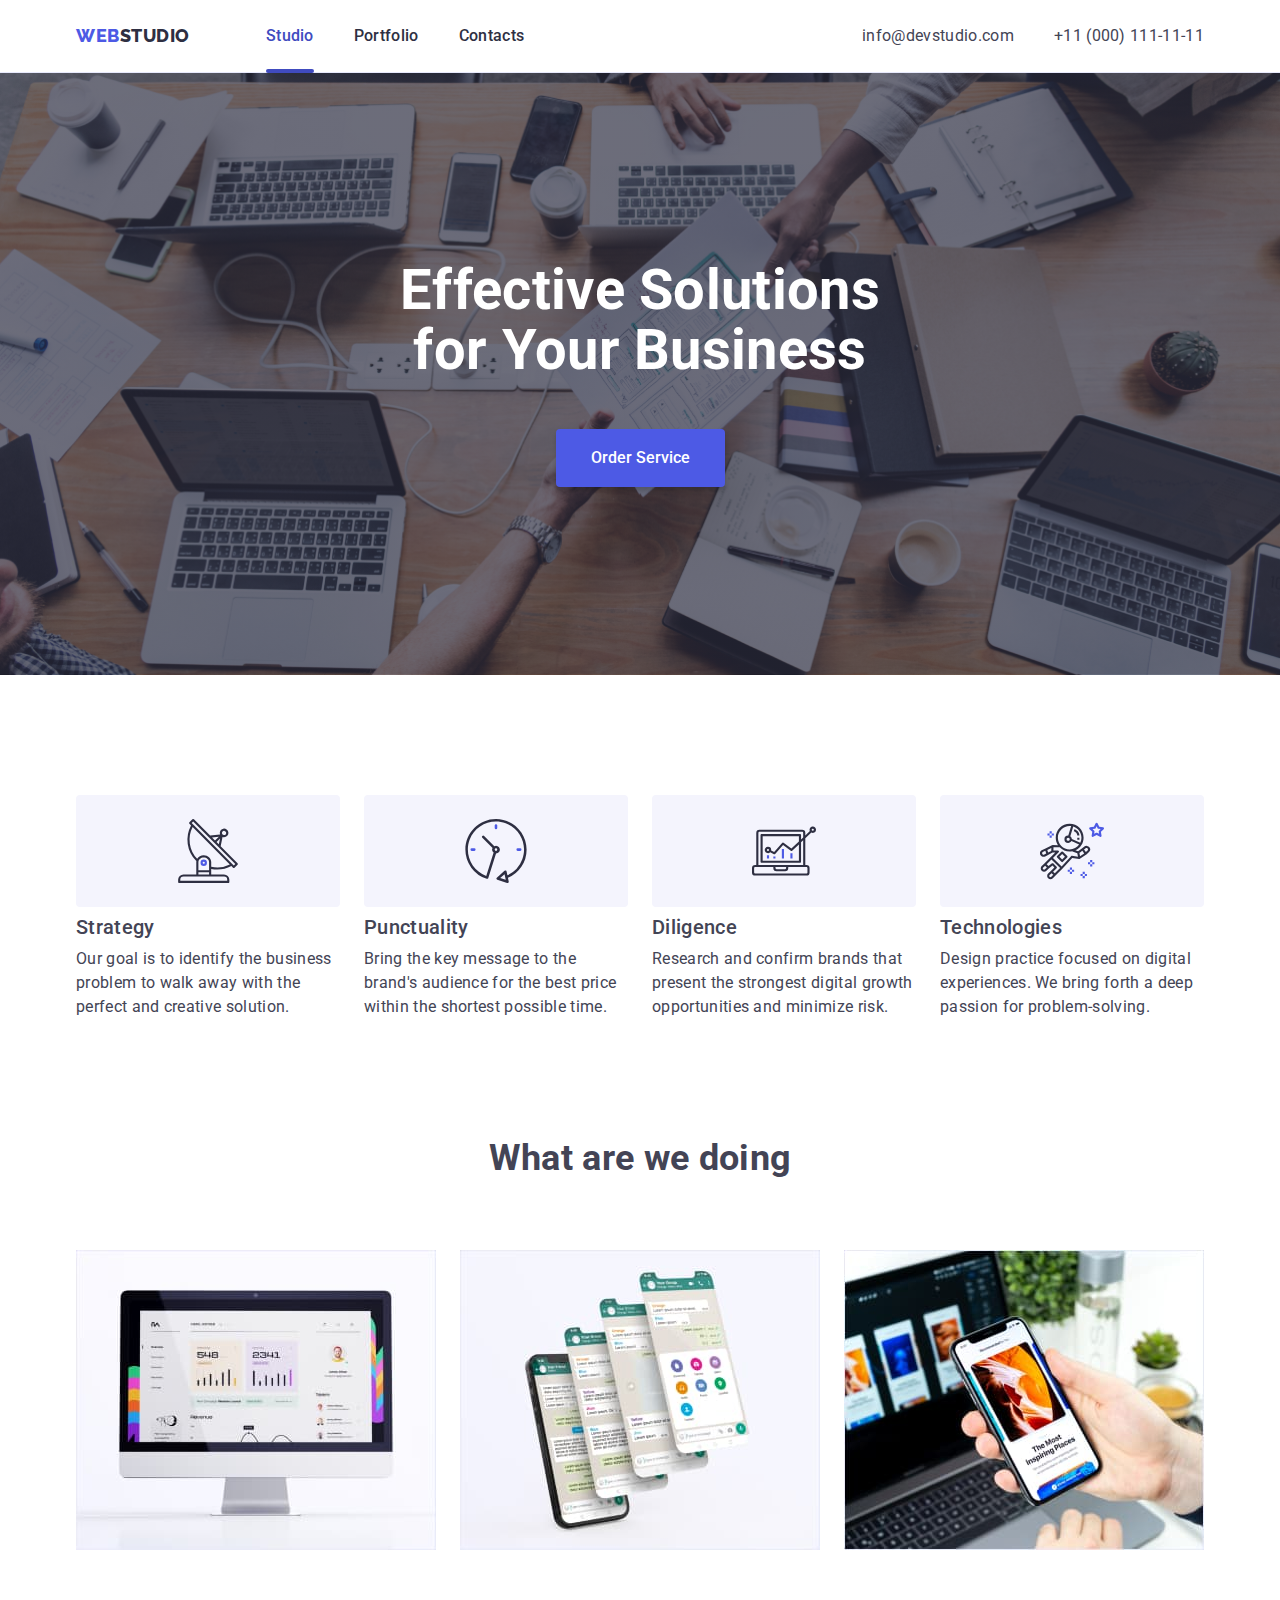
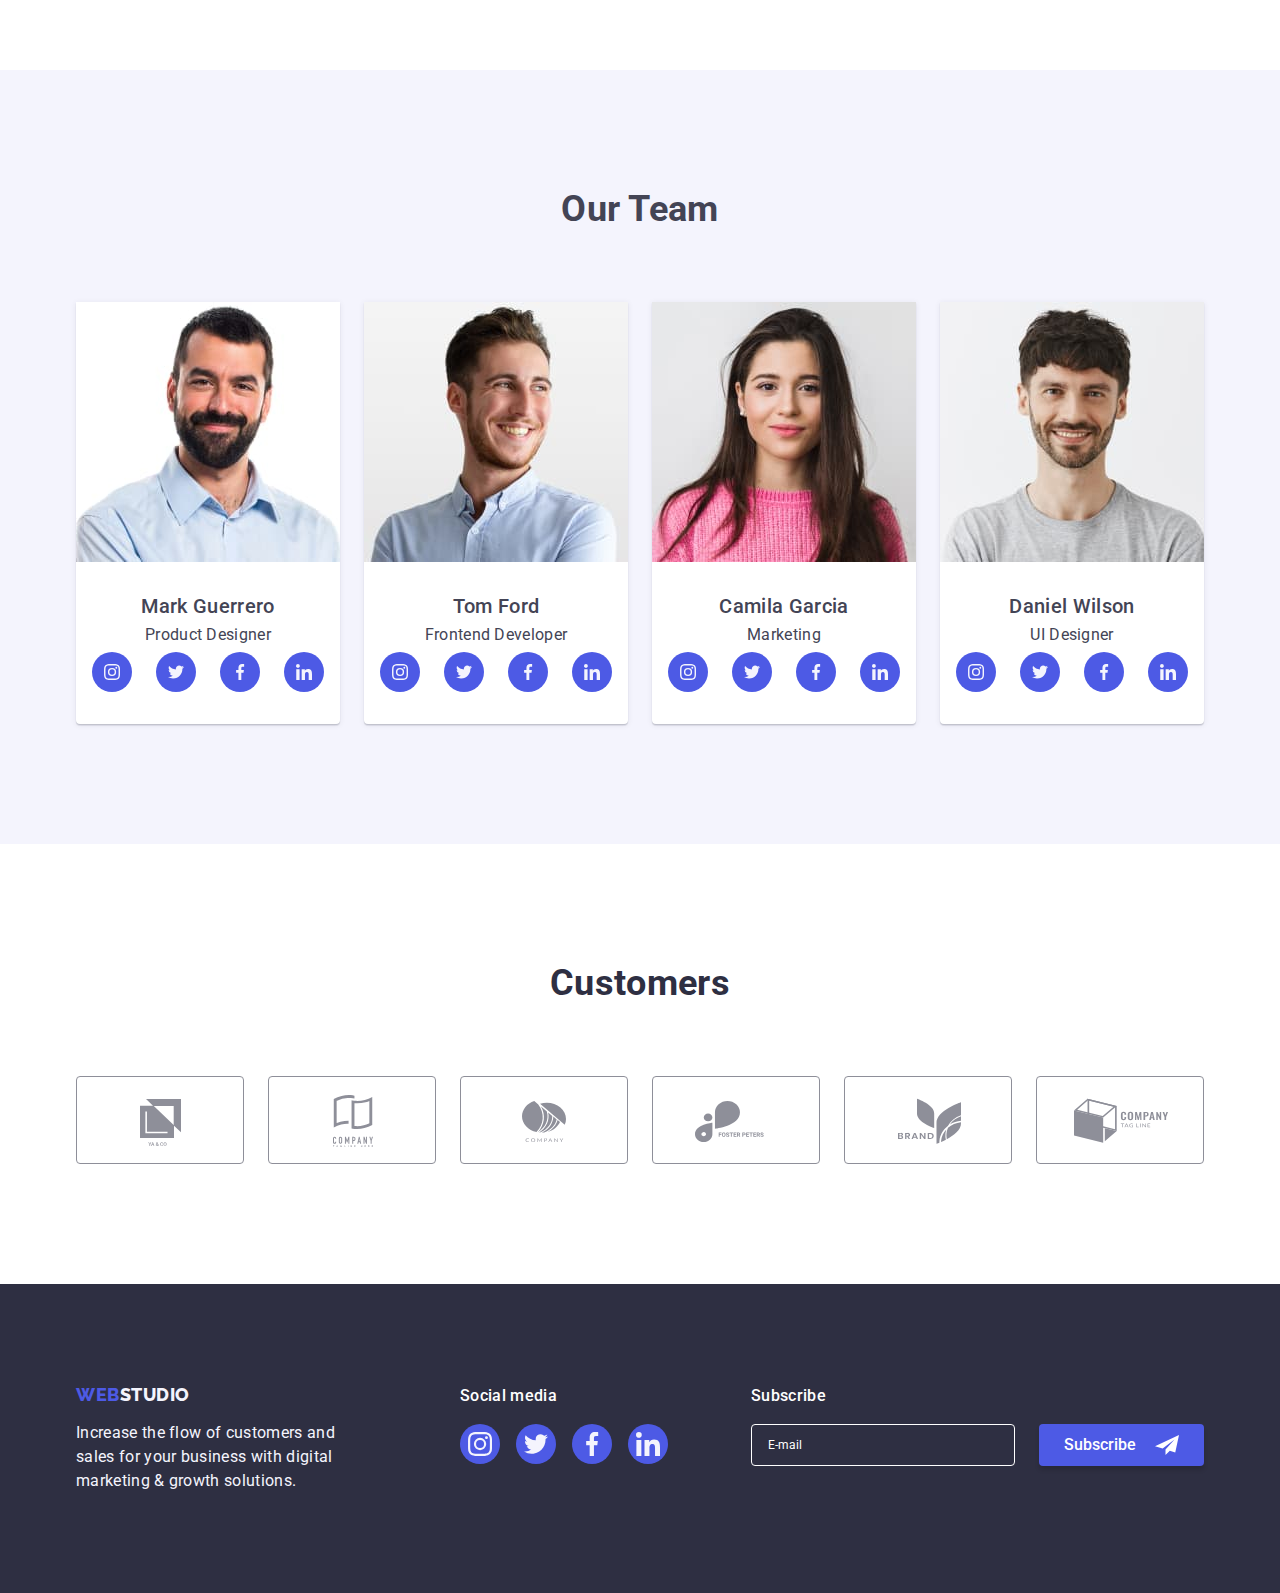
<file: index.html>
<!DOCTYPE html>
<html lang="en">
<head>
    <meta charset="UTF-8">
    <meta http-equiv="X-UA-Compatible" content="IE=edge">
    <meta name="viewport" content="width=device-width, initial-scale=1.0">
	<link rel="preconnect" href="https://fonts.gstatic.com">
	<link rel="stylesheet" href="https://fonts.googleapis.com/css2?family=Raleway:wght@800&family=Roboto:wght@400;500;700;900&display=swap">
	<link  rel="stylesheet" href=" https://cdn.jsdelivr.net/npm/modern-normalize@1.1.0/modern-normalize.min.css">
	<link rel="stylesheet" href="css/styles.css">
    <title>Webstudio</title>
</head>
<body>
    <header class="header">
		<div class="container">
			<nav class="header__navigation">
				<a class="header__logo" href="./index.html">Studio</a>
				<ul class="header__menu">
					<li class="header__menu-item"><a class="header__menu-item-link active" href="./index.html">Studio</a></li>
					<li class="header__menu-item"><a class="header__menu-item-link" href="./portfolio.html">Portfolio</a></li>
					<li class="header__menu-item"><a class="header__menu-item-link" href="./contacts.html">Contacts</a></li>
				</ul>
			</nav>
			<address class="header__contacts">
				<ul class="header__contacts-list">
					<li class="header__contacts-email"><a href="mailto:info@devstudio.com">info@devstudio.com</a></li>
					<li class="header__contacts-phone"><a href="tel:+110001111111">+11 (000) 111-11-11</a></li>
				</ul>	
			</address>
		</div>
    </header>
    <main class="main">
		<section class="header-section section">
			<div class="container">
				<h1 class="header-section__title">Effective Solutions for Your Business</h1>
				<button class="header-section__btn btn" type="button" data-modal-open>Order Service</button>
			</div>
		</section>
		<section class="about-section section">
			<div class="container">
				<h2 class="about-section__title">Title</h2>
				<ul class="about-section__wrapper">
					<li class="about-section__item">
						<div class="about-section__item-icon">
							<svg width="64" height="64">
								<use href="./images/icons.svg#strategy"></use>
							</svg>
						</div>
						<h3 class="about-section__item-title">Strategy</h3>
						<p class="about-section__item-text">Our goal is to identify the business problem to walk away with the perfect and creative solution.</p>
					</li>
					<li class="about-section__item">
						<div class="about-section__item-icon">
							<svg width="64" height="64">
								<use href="./images/icons.svg#punctuality"></use>
							</svg>
						</div>
						<h3 class="about-section__item-title">Punctuality</h3>
						<p class="about-section__item-text">Bring the key message to the brand's audience for the best price within the shortest possible time.</p>
					</li>
					<li class="about-section__item">
						<div class="about-section__item-icon">
							<svg width="64" height="64">
								<use href="./images/icons.svg#diligence"></use>
							</svg>
						</div>
						<h3 class="about-section__item-title">Diligence</h3>
						<p class="about-section__item-text">Research and confirm brands that present the strongest digital growth opportunities and minimize risk.</p>
					</li>
					<li class="about-section__item">
						<div class="about-section__item-icon">
							<svg width="64" height="64">
								<use href="./images/icons.svg#technologies"></use>
							</svg>
						</div>
						<h3 class="about-section__item-title">Technologies</h3>
						<p class="about-section__item-text">Design practice focused on digital experiences. We bring forth a deep passion for problem-solving.</p>
					</li>
				</ul>				
			</div>
		</section>
        <section class="our-work-section section">
			<div class="container">
				<h2 class="our-work-section__title">What are we doing</h2>
				<ul class="our-work-section__wrapper">
					<li class="our-work-section__item"><img src="./images/our_work_1.jpg" alt="Desktop" width="360" height="300"></li>
					<li class="our-work-section__item"><img  src="./images/our_work_2.jpg" alt="Social Media" width="360" height="300"></li>
					<li class="our-work-section__item"><img src="./images/our_work_3.jpg" alt="Laptop & Smartphone" width="360" height="300"></li>	
				</ul>				
			</div>
		</section>
		<section class="our-team-section section">
			<div class="container">
				<h2 class="our-team-section__title">Our Team</h2>
				<ul class="our-team-section__wrapper">
					<li class="our-team-section__card">
						<img class="our-team-section__card-photo" src="./images/mark.jpg" alt="Mark Guerrero" width="264" height="260">
						<div class="our-team-section__card-info">
							<h3 class="our-team-section__card-title">Mark Guerrero</h3>
							<p class="our-team-section__card-subtitle">Product Designer</p>
							<ul class="our-team-section__card-social-media">
								<li class="our-team-section__social-media-icon">
									<a class="sm-icon" href="#">
										<svg class="svg-icon" width="16" height="16">
											<use href="./images/icons.svg#instagram"></use>
										</svg>
									</a>
								</li>
								<li class="our-team-section__social-media-icon">
									<a class="sm-icon" href="#">
										<svg class="svg-icon" width="16" height="16">
											<use href="./images/icons.svg#twitter"></use>
										</svg>
									</a>
								</li>
								<li class="our-team-section__social-media-icon">
									<a class="sm-icon" href="#">
										<svg class="svg-icon" width="16" height="16">
											<use href="./images/icons.svg#facebook"></use>
										</svg>
									</a>
								</li>
								<li class="our-team-section__social-media-icon">
									<a class="sm-icon" href="#">
										<svg class="svg-icon" width="16" height="16">
											<use href="./images/icons.svg#linkedin"></use>
										</svg>
									</a>
								</li>
							</ul>
						</div>
					</li>
					<li class="our-team-section__card">
						<img class="our-team-section__card-photo" src="./images/tom.jpg" alt="Tom Ford" width="264" height="260">
						<div class="our-team-section__card-info">
							<h3 class="our-team-section__card-title">Tom Ford</h3>
							<p class="our-team-section__card-subtitle">Frontend Developer</p>
							<ul class="our-team-section__card-social-media">
								<li class="our-team-section__social-media-icon">
									<a class="sm-icon" href="#">
										<svg class="svg-icon" width="16" height="16">
											<use href="./images/icons.svg#instagram"></use>
										</svg>
									</a>
								</li>
								<li class="our-team-section__social-media-icon">
									<a class="sm-icon" href="#">
										<svg class="svg-icon" width="16" height="16">
											<use href="./images/icons.svg#twitter"></use>
										</svg>
									</a>
								</li>
								<li class="our-team-section__social-media-icon">
									<a class="sm-icon" href="#">
										<svg class="svg-icon" width="16" height="16">
											<use href="./images/icons.svg#facebook"></use>
										</svg>
									</a>
								</li>
								<li class="our-team-section__social-media-icon">
									<a class="sm-icon" href="#">
										<svg class="svg-icon" width="16" height="16">
											<use href="./images/icons.svg#linkedin"></use>
										</svg>
									</a>
								</li>
							</ul>							
						</div>
					</li>
					<li class="our-team-section__card">
						<img class="our-team-section__card-photo" src="./images/camila.jpg" alt="Camila Garcia" width="264" height="260">
						<div class="our-team-section__card-info">
							<h3 class="our-team-section__card-title">Camila Garcia</h3>
							<p class="our-team-section__card-subtitle">Marketing</p>
							<ul class="our-team-section__card-social-media">
								<li class="our-team-section__social-media-icon">
									<a class="sm-icon" href="#">
										<svg class="svg-icon" width="16" height="16">
											<use href="./images/icons.svg#instagram"></use>
										</svg>
									</a>
								</li>
								<li class="our-team-section__social-media-icon">
									<a class="sm-icon" href="#">
										<svg class="svg-icon" width="16" height="16">
											<use href="./images/icons.svg#twitter"></use>
										</svg>
									</a>
								</li>
								<li class="our-team-section__social-media-icon">
									<a class="sm-icon" href="#">
										<svg class="svg-icon" width="16" height="16">
											<use href="./images/icons.svg#facebook"></use>
										</svg>
									</a>
								</li>
								<li class="our-team-section__social-media-icon">
									<a class="sm-icon" href="#">
										<svg class="svg-icon" width="16" height="16">
											<use href="./images/icons.svg#linkedin"></use>
										</svg>
									</a>
								</li>
							</ul>						
						</div>
					</li>
					<li class="our-team-section__card">
						<img class="our-team-section__card-photo" src="./images/daniel.jpg" alt="Daniel Wilson" width="264" height="260">
						<div class="our-team-section__card-info">
							<h3 class="our-team-section__card-title">Daniel Wilson</h3>
							<p class="our-team-section__card-subtitle">UI Designer</p>	
							<ul class="our-team-section__card-social-media">
								<li class="our-team-section__social-media-icon">
									<a class="sm-icon" href="#">
										<svg class="svg-icon" width="16" height="16">
											<use href="./images/icons.svg#instagram"></use>
										</svg>
									</a>
								</li>
								<li class="our-team-section__social-media-icon">
									<a class="sm-icon" href="#">
										<svg class="svg-icon" width="16" height="16">
											<use href="./images/icons.svg#twitter"></use>
										</svg>
									</a>
								</li>
								<li class="our-team-section__social-media-icon">
									<a class="sm-icon" href="#">
										<svg class="svg-icon" width="16" height="16">
											<use href="./images/icons.svg#facebook"></use>
										</svg>
									</a>
								</li>
								<li class="our-team-section__social-media-icon">
									<a class="sm-icon" href="#">
										<svg class="svg-icon" width="16" height="16">
											<use href="./images/icons.svg#linkedin"></use>
										</svg>
									</a>
								</li>
							</ul>						
						</div>
					</li>
				</ul>				
			</div>
		</section>
		<section class="customers-section section">
			<div class="container">
				<h2 class="customers-section__title">Customers</h2>
				<ul class="customers-section__wrapper">
					<li class="customers-section__item">
						<a class="customers-section__item-link" href="">
							<svg class="customer-svg-icon" width="104" height="56">
								<use href="./images/icons.svg#customer1"></use>
							</svg>
						</a>
					</li>
					<li class="customers-section__item">
						<a class="customers-section__item-link" href="">
							<svg class="customer-svg-icon" width="104" height="56">
								<use href="./images/icons.svg#customer2"></use>
							</svg>
						</a>
					</li>
					<li class="customers-section__item">
						<a class="customers-section__item-link" href="">
							<svg class="customer-svg-icon" width="104" height="56">
								<use href="./images/icons.svg#customer3"></use>
							</svg>
						</a>
					</li>
					<li class="customers-section__item">
						<a class="customers-section__item-link" href="">
							<svg class="customer-svg-icon" width="104" height="56">
								<use href="./images/icons.svg#customer4"></use>
							</svg>
						</a>
					</li>
					<li class="customers-section__item">
						<a class="customers-section__item-link" href="">
							<svg class="customer-svg-icon" width="104" height="56">
								<use href="./images/icons.svg#customer5"></use>
							</svg>
						</a>
					</li>
					<li class="customers-section__item">
						<a class="customers-section__item-link" href="">
							<svg class="customer-svg-icon" width="104" height="56">
								<use href="./images/icons.svg#customer6"></use>
							</svg>
						</a>
					</li>
				</ul>

			</div>
		</section>
	</main>
	<footer class="footer">
		<div class="container">
			<div class="footer__info">
				<a class="footer__logo" href="./index.html">Studio</a>
				<p class="footer__description">Increase the flow of customers and sales for your business with digital marketing & growth solutions.</p>
			</div>
			<div class="footer__social-media">
				<p class="footer__social-media-title">Social media</p>
				<ul class="footer__social-media-wrapper">
					<li class="footer__social-media-icon">
						<a class="sm-icon" href="#">
							<svg class="svg-icon" width="24" height="24">
								<use href="./images/icons.svg#instagram"></use>
							</svg>
						</a>
					</li>
					<li class="footer__social-media-icon">
						<a class="sm-icon" href="#">
							<svg class="svg-icon" width="24" height="24">
								<use href="./images/icons.svg#twitter"></use>
							</svg>
						</a>
					</li>
					<li class="footer__social-media-icon">
						<a class="sm-icon" href="#">
							<svg class="svg-icon" width="24" height="24">
								<use href="./images/icons.svg#facebook"></use>
							</svg>
						</a>
					</li>
					<li class="footer__social-media-icon">
						<a class="sm-icon" href="#">
							<svg class="svg-icon" width="24" height="24">
								<use href="./images/icons.svg#linkedin"></use>
							</svg>
						</a>
					</li>
				</ul>
			</div>
			<div class="footer__subscribtion">
				<p class="footer__subscribtion-title">Subscribe</p>
				<form class="footer__subscribtion-form">
					<input class="footer__subscribtion-form-input" name="user-subscribtion" type="text" placeholder="E-mail" required>
					<button class="footer__subscribtion-form-btn btn" type="submit">Subscribe
						<svg class="subscribtion__icon" width="24" height="24">
							<use href="./images/icons.svg#subscribtion"></use>
						</svg>	
					</button>
				</form>
			</div>
		</div>
	</footer>

	<!-- Modal window -->

	<div class="backdrop is-hidden" data-modal>
		<div class="modal">
			<button class="modal__btn" type="button" data-modal-close>
				<svg class="modal__icon" width="8" height="8">
					<use href="./images/icons.svg#close-icon"></use>
				</svg>
			</button>
			<strong class="modal__title">Leave your contacts and we will call you back</strong>
			<form class="modal__contact-form">
				<label class="modal__contact-form-label" for="user-name">Name</label>
				<div class="modal__contact-form-field">
					<input type="text" name="user-name" class="modal__contact-form-input" id="user-name" required>
					<svg class="modal__contact-form-icon modal__icon" width="18" height="18">
						<use href="./images/icons.svg#user-name"></use>
					</svg>
				</div>
				<label class="modal__contact-form-label" for="user-phone">Phone</label>
				<div class="modal__contact-form-field">
					<input type="tel" name="user-phone" class="modal__contact-form-input" id="user-phone" required>
					<svg class="modal__contact-form-icon modal__icon" width="18" height="24">
						<use href="./images/icons.svg#user-phone"></use>
					</svg>
				</div>
				<label class="modal__contact-form-label" for="user-email">Email</label>
				<div class="modal__contact-form-field">
					<input type="email" name="user-email" class="modal__contact-form-input" id="user-email" required>
					<svg class="modal__contact-form-icon modal__icon" width="18" height="24">
						<use href="./images/icons.svg#user-email"></use>
					</svg>
				</div>
				<label class="modal__contact-form-label" for="user-message">Comment</label>
				<div class="modal__contact-form-field">
					<textarea placeholder="Text input" name="user-message" class="modal__contact-form-textarea"  id="user-message" cols="30" rows="10" ></textarea>
				</div>
				<label class="modal__contact-form-label" for="privacy-policy">
					<input type="checkbox" name="privacy-policy" class="modal__contact-form-checkbox" id="privacy-policy" required>
					<span>
						<svg class="modal__contact-form-icon checkbox" width="10" height="8">
							<use href="./images/icons.svg#checked"></use>
						</svg>
						I accept the terms and conditions of the <a class="modal__contact-form-link" href="#">Privacy Policy</a>
					</span>
				</label>
				<button class="modal__contact-form-btn btn" type="submit">Send</button>
			</form>
		</div>
	</div>
	<script src="./js/modal.js"></script>
</body>
</html>
</file>
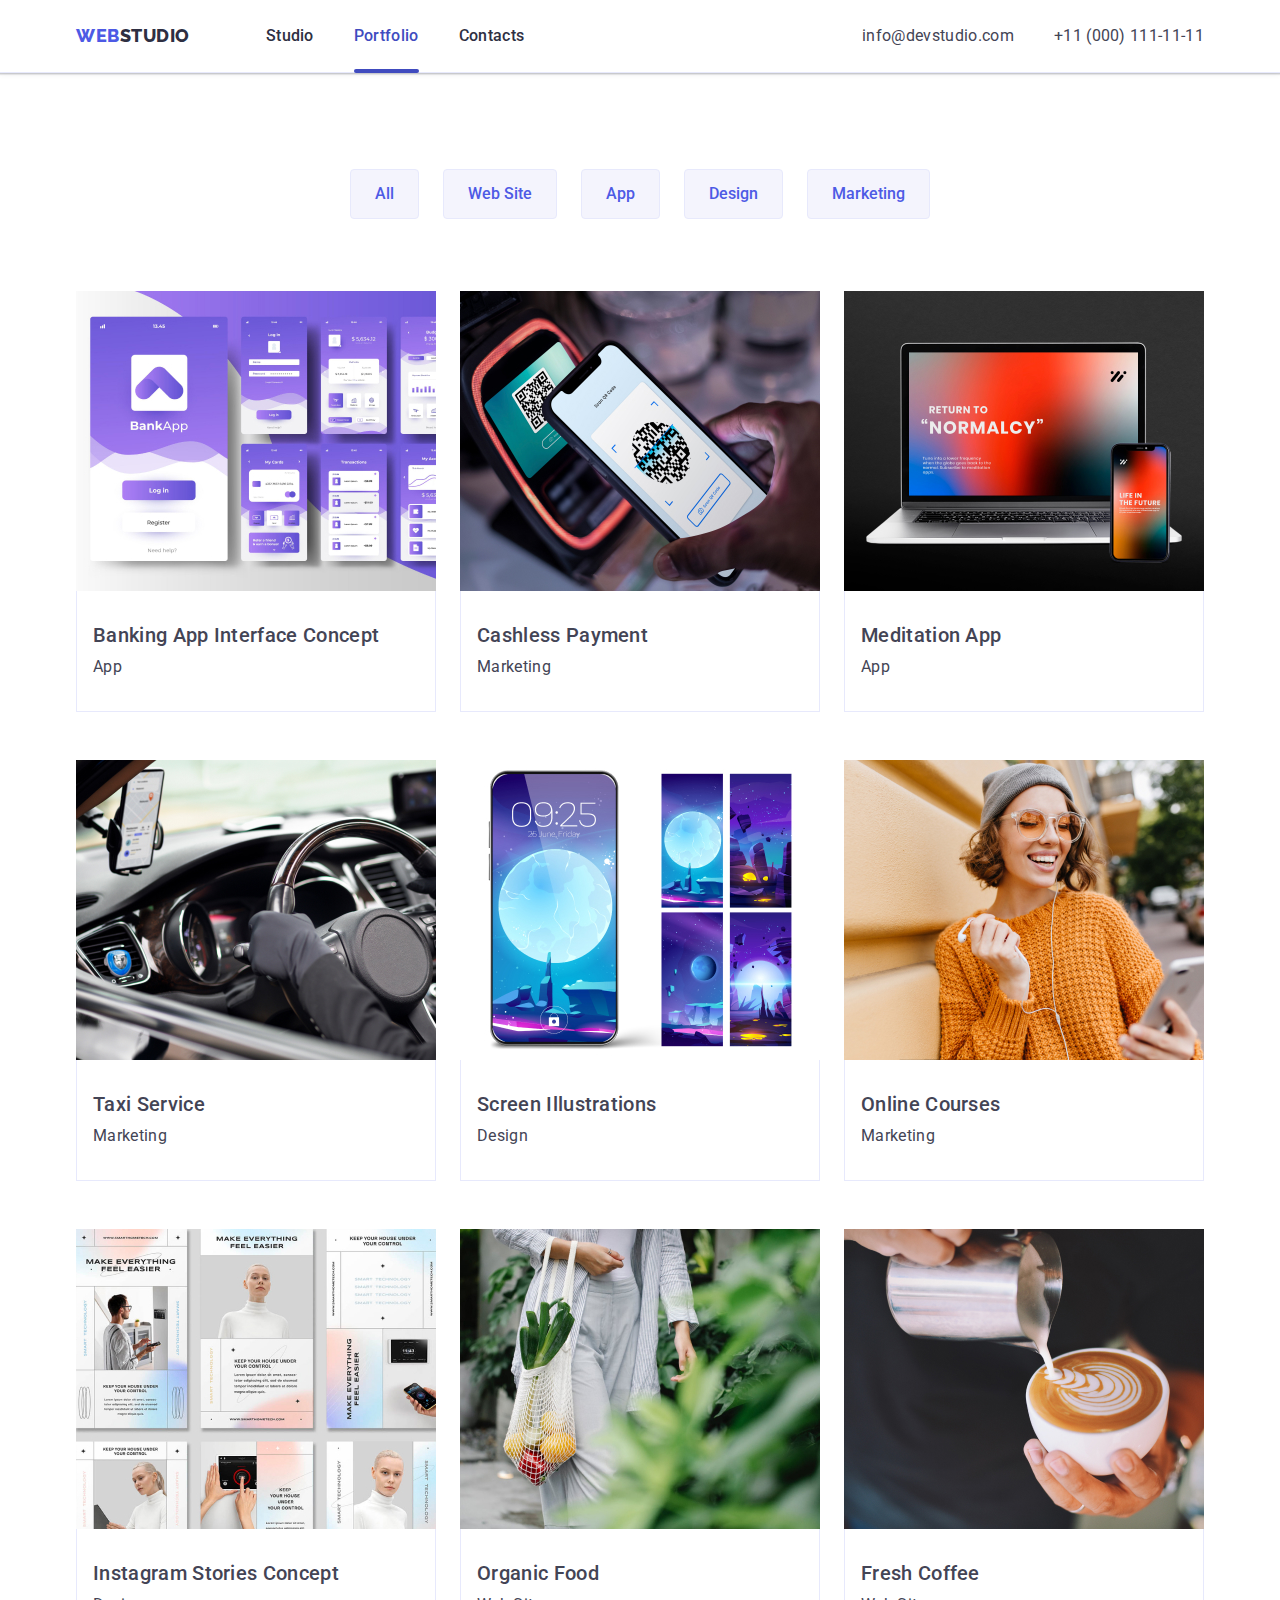
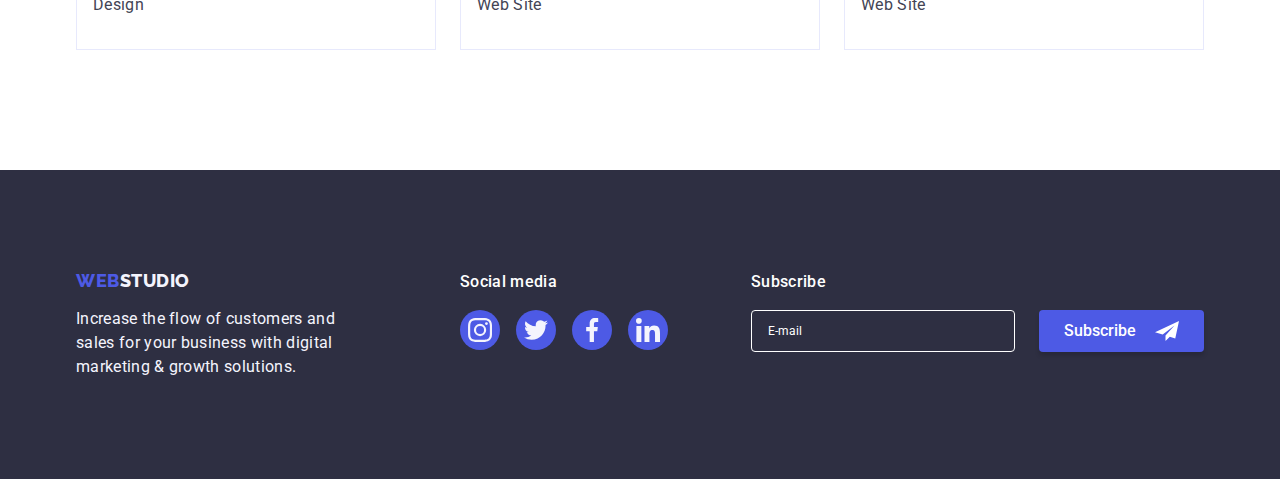
<file: portfolio.html>
<!DOCTYPE html>
<html lang="en">
<head>
    <meta charset="UTF-8">
    <meta http-equiv="X-UA-Compatible" content="IE=edge">
    <meta name="viewport" content="width=device-width, initial-scale=1.0">
	<link rel="stylesheet" href="https://fonts.googleapis.com/css2?family=Raleway:wght@800&family=Roboto:wght@400;500;700;900&display=swap">
	<link  rel="stylesheet" href=" https://cdn.jsdelivr.net/npm/modern-normalize@1.1.0/modern-normalize.min.css">
	<link rel="stylesheet" href="css/styles.css">
    <title>Portfolio</title>
</head>
<body>
    <header class="header">
		<div class="container">
			<nav class="header__navigation">
				<a class="header__logo" href="./index.html">Studio</a>
				<ul class="header__menu">
					<li class="header__menu-item"><a class="header__menu-item-link" href="./index.html">Studio</a></li>
					<li class="header__menu-item"><a class="header__menu-item-link active" href="./portfolio.html">Portfolio</a></li>
					<li class="header__menu-item"><a class="header__menu-item-link" href="./contacts.html">Contacts</a></li>
				</ul>
			</nav>
			<address class="header__contacts">
				<ul class="header__contacts-list">
					<li class="header__contacts-email"><a href="mailto:info@devstudio.com">info@devstudio.com</a></li>
					<li class="header__contacts-phone"><a href="tel:+110001111111">+11 (000) 111-11-11</a></li>
				</ul>	
			</address>
		</div>
    </header>
	<main class="main">
		<section class="portfolio-section section">
			<div class="container">
				<h1 class="portfolio-section__title">Portfolio</h1>
				<ul class="portfolio-section__tabs">
					<li class="portfolio-section__tabs-item"><button class="portfolio-section__tabs-item-btn btn" type="button">All</button></li>
					<li class="portfolio-section__tabs-item"><button class="portfolio-section__tabs-item-btn btn" type="button">Web Site</button></li>
					<li class="portfolio-section__tabs-item"><button class="portfolio-section__tabs-item-btn btn" type="button">App</button></li>
					<li class="portfolio-section__tabs-item"><button class="portfolio-section__tabs-item-btn btn" type="button">Design</button></li>
					<li class="portfolio-section__tabs-item"><button class="portfolio-section__tabs-item-btn btn" type="button">Marketing</button></li>
				</ul>
				<ul class="portfolio-section__cards">
					<li class="portfolio-section__card">
						<a class="portfolio-section__card-link" href="#">
							<div class="portfolio-section__card-wrapper">
								<img src="./images/portfolio_img_1.jpg" alt="Banking App Interface Concept" width="360" height="300">
								<p class="portfolio-section__card-overlay">14 Stylish and User-Friendly App Design Concepts · Task Manager App · Calorie Tracker App · Exotic Fruit Ecommerce App · Cloud Storage App
								</p>
							</div>
							<div class="portfolio-section__card-info">
								<h2>Banking App Interface Concept</h2>
								<p>App</p>							
							</div>							
						</a>
					</li>
					<li class="portfolio-section__card">
						<a class="portfolio-section__card-link" href="#">
							<div class="portfolio-section__card-wrapper">
								<img src="./images/portfolio_img_2.jpg" alt="Cashless Payment" width="360" height="300">
								<p class="portfolio-section__card-overlay">14 Stylish and User-Friendly App Design Concepts · Task Manager App · Calorie Tracker App · Exotic Fruit Ecommerce App · Cloud Storage App
								</p>								
							</div>
							<div class="portfolio-section__card-info">
								<h2>Cashless Payment</h2>
								<p>Marketing</p>							
							</div>
						</a>
					</li>
					<li class="portfolio-section__card">
						<a class="portfolio-section__card-link" href="#">
							<div class="portfolio-section__card-wrapper">
								<img src="./images/portfolio_img_3.jpg" alt="Meditation App" width="360" height="300">
								<p class="portfolio-section__card-overlay">14 Stylish and User-Friendly App Design Concepts · Task Manager App · Calorie Tracker App · Exotic Fruit Ecommerce App · Cloud Storage App
								</p>								
							</div>
							<div class="portfolio-section__card-info">
								<h2>Meditation App</h2>
								<p>App</p>
							</div>
						</a>
					</li>
					<li class="portfolio-section__card">
						<a class="portfolio-section__card-link" href="#">
							<div class="portfolio-section__card-wrapper">
								<img src="./images/portfolio_img_4.jpg" alt="Taxi Service" width="360" height="300">
								<p class="portfolio-section__card-overlay">14 Stylish and User-Friendly App Design Concepts · Task Manager App · Calorie Tracker App · Exotic Fruit Ecommerce App · Cloud Storage App
								</p>								
							</div>
							<div class="portfolio-section__card-info">
								<h2>Taxi Service</h2>
								<p>Marketing</p>								
							</div>							
						</a>
					</li>
					<li class="portfolio-section__card">
						<a class="portfolio-section__card-link" href="#">
							<div class="portfolio-section__card-wrapper">
								<img src="./images/portfolio_img_5.jpg" alt="Screen Illustrations" width="360" height="300">
								<p class="portfolio-section__card-overlay">14 Stylish and User-Friendly App Design Concepts · Task Manager App · Calorie Tracker App · Exotic Fruit Ecommerce App · Cloud Storage App
								</p>
							</div>
							<div class="portfolio-section__card-info">
								<h2>Screen Illustrations</h2>
								<p>Design</p>							
							</div>
						</a>
					</li>
					<li class="portfolio-section__card">
						<a class="portfolio-section__card-link" href="#">
							<div class="portfolio-section__card-wrapper">
								<img src="./images/portfolio_img_6.jpg" alt="Online Courses" width="360" height="300">
								<p class="portfolio-section__card-overlay">14 Stylish and User-Friendly App Design Concepts · Task Manager App · Calorie Tracker App · Exotic Fruit Ecommerce App · Cloud Storage App
								</p>							
							</div>
							<div class="portfolio-section__card-info">
								<h2>Online Courses</h2>
								<p>Marketing</p>							
							</div>
						</a>
					</li>
					<li class="portfolio-section__card">
						<a class="portfolio-section__card-link" href="#">
							<div class="portfolio-section__card-wrapper">
								<img src="./images/portfolio_img_7.jpg" alt="Instagram Stories Concept" width="360" height="300">
								<p class="portfolio-section__card-overlay">14 Stylish and User-Friendly App Design Concepts · Task Manager App · Calorie Tracker App · Exotic Fruit Ecommerce App · Cloud Storage App
								</p>						
							</div>
							<div class="portfolio-section__card-info">
								<h2>Instagram Stories Concept</h2>
								<p>Design</p>							
							</div>
						</a>
					</li>
					<li class="portfolio-section__card">
						<a class="portfolio-section__card-link" href="#">
							<div class="portfolio-section__card-wrapper">
								<img src="./images/portfolio_img_8.jpg" alt="Organic Food" width="360" height="300">
								<p class="portfolio-section__card-overlay">14 Stylish and User-Friendly App Design Concepts · Task Manager App · Calorie Tracker App · Exotic Fruit Ecommerce App · Cloud Storage App
								</p>								
							</div>
							<div class="portfolio-section__card-info">
								<h2>Organic Food</h2>
								<p>Web Site</p>								
							</div>							
						</a>
					</li>
					<li class="portfolio-section__card">
						<a class="portfolio-section__card-link" href="#">
							<div class="portfolio-section__card-wrapper">
								<img src="./images/portfolio_img_9.jpg" alt="Fresh Coffee" width="360" height="300">								
								<p class="portfolio-section__card-overlay">14 Stylish and User-Friendly App Design Concepts · Task Manager App · Calorie Tracker App · Exotic Fruit Ecommerce App · Cloud Storage App
								</p>
							</div>
							<div class="portfolio-section__card-info">
								<h2>Fresh Coffee</h2>
								<p>Web Site</p>							
							</div>							
						</a>
					</li>
				</ul>				
			</div>
		</section>
	</main>
	<footer class="footer">
		<div class="container">
			<div class="footer__info">
				<a class="footer__logo" href="./index.html">Studio</a>
				<p class="footer__description">Increase the flow of customers and sales for your business with digital marketing & growth solutions.</p>
			</div>
			<div class="footer__social-media">
				<p class="footer__social-media-title">Social media</p>
				<ul class="footer__social-media-wrapper">
					<li class="footer__social-media-icon">
						<a class="sm-icon" href="#">
							<svg class="svg-icon" width="24" height="24">
								<use href="./images/icons.svg#instagram"></use>
							</svg>
						</a>
					</li>
					<li class="footer__social-media-icon">
						<a class="sm-icon" href="#">
							<svg class="svg-icon" width="24" height="24">
								<use href="./images/icons.svg#twitter"></use>
							</svg>
						</a>
					</li>
					<li class="footer__social-media-icon">
						<a class="sm-icon" href="#">
							<svg class="svg-icon" width="24" height="24">
								<use href="./images/icons.svg#facebook"></use>
							</svg>
						</a>
					</li>
					<li class="footer__social-media-icon">
						<a class="sm-icon" href="#">
							<svg class="svg-icon" width="24" height="24">
								<use href="./images/icons.svg#linkedin"></use>
							</svg>
						</a>
					</li>
				</ul>
			</div>
			<div class="footer__subscribtion">
				<p class="footer__subscribtion-title">Subscribe</p>
				<form class="footer__subscribtion-form">
					<input class="footer__subscribtion-form-input" name="user-subscribtion" type="text" placeholder="E-mail" required>
					<button class="footer__subscribtion-form-btn btn" type="submit">Subscribe
						<svg class="subscribtion__icon" width="24" height="24">
							<use href="./images/icons.svg#subscribtion"></use>
						</svg>	
					</button>
				</form>
			</div>
		</div>
	</footer>
</body>
</html>
</file>
<file: css/styles.css>
:root {
    --primary-brand: #4D5AE5;
    --pressed-state: #404BBF;
    --dark: #2E2F42;
    --succes: #31D0AA;
    --text: #434455;
    --subtle-text: #8E8F99;
    --accent: #E7E9FC;
    --light: #F4F4FD;
    --modal-overlay: #2E2F4266;
    --hero-background: #2E2F42B2;
    --white: #FFFFFF;
    --modsl-background: #FCFCFC;
  }

*,
*::before,
*::after {
	box-sizing: border-box;
    margin: 0;
    padding: 0;
}
body {
    background-color: var(--white);
    box-sizing: border-box;
    font-family: 'Roboto', sans-serif;
    font-size: 16px;
    font-weight: 400;
    letter-spacing: 0.02em;
	color: var(--text);
}
a {
	text-decoration: none;
    transition: color 250ms cubic-bezier(0.4, 0, 0.2, 1);
}
li {
    list-style: none;
}

a:focus,
a:focus-visible, 
a:active,
input:focus,
input:focus-visible, 
button:active,
button:focus,
button:focus-visible, 
button:active,
textarea:active,
textarea:focus, 
textarea:focus-visible {
    outline: none;
}
h1 {
    font-weight: 700;
    font-size: 56px;
    line-height: 1.07;
}
h2 {
    font-weight: 700;
    font-size: 36px;
    line-height: 1.1;
}
h3 {
    font-weight: 500;
    font-size: 20px;
    line-height: 1.2;
}
strong {
    font-weight: 500;
    font-size: 16px;
    line-height: 1.5;
}
img {
    display: block;
}
.section {
    padding: 120px 0;
}
.container {
    width: 100%;
	max-width: 1158px;
    padding: 0 15px;
	margin: 0 auto;
}
.btn {
    display: block;
	font-weight: 500;
    font-size: inherit;
	line-height: 1.5;
    border: 1px solid transparent;
	border-radius: 4px;
	cursor: pointer;
    transition: color 250ms cubic-bezier(0.4, 0, 0.2, 1), background-color 250ms cubic-bezier(0.4, 0, 0.2, 1), border-color 250ms cubic-bezier(0.4, 0, 0.2, 1), box-shadow 250ms cubic-bezier(0.4, 0, 0.2, 1); 
}

/* Header */

.header {
    background-color: var(--white-background);
    border-bottom: 1px solid var(--accent);
    box-shadow: 0px 2px 1px rgba(46, 47, 66, 0.08), 0px 1px 1px rgba(46, 47, 66, 0.16), 0px 1px 6px rgba(46, 47, 66, 0.08);
}
.header .container {
    display: flex;
    justify-content: space-between;
    align-items: center;
}
.header__navigation {
    display: flex;
    align-items: center;
}
.header__logo {
    font-family: 'Raleway';
    font-weight: 800;
    font-size: 18px;
    line-height: 1.17;
    letter-spacing: 0.03em;
    text-transform: uppercase;
    color: var(--dark);
    margin-right: 76px;
}
.header__logo::before {
    content: "Web";
    color: var(--primary-brand);
}
.header__menu {
    display: flex;
    gap: 40px;
}
.header__menu-item-link {
    position: relative;
    font-size: inherit;
    font-weight: 500;
    line-height: 1.5;
    color: var(--dark);
    padding: 24px 0;
    display: inline-block;
    transition: color 250ms cubic-bezier(0.4, 0, 0.2, 1);
}
.header__menu-item-link::after {
    content: "";
    height: 4px;
    width: 100%;
    position: absolute;
    bottom: -1px;
    left: 0;
    border-radius: 2px;
    background-color: var(--pressed-state);
    visibility: hidden;
    transition: background-color 250ms cubic-bezier(0.4, 0, 0.2, 1);
}
.header__menu-item-link.active {
    color: var(--pressed-state);
}
.header__menu-item-link.active::after {
    visibility: visible;
}
.header__menu-item-link:hover {
    color: var(--pressed-state);
}
.header__menu-item-link:active {
    color: var(--pressed-state);
}
.header__menu-item-link:focus {
    color: var(--pressed-state);
}
.header__menu-item-link:focus-visible {
    color: var(--pressed-state);
}
.header__contacts-list {
    display: flex;
    gap: 40px;
}
.header__contacts-list a {
    font-size: inherit;
    color: var(--text);
    font-style: normal;
    transition: color 250ms cubic-bezier(0.4, 0, 0.2, 1);
}
.header__contacts-list a:hover {
    color: var(--pressed-state);
}
.header__contacts-list a:active {
    color: var(--pressed-state);
}
.header__contacts-list a:focus {
    color: var(--pressed-state);
}
.header__contacts-list a:focus-visible {
    color: var(--pressed-state);
}
/* Main */
.section {
    padding: 120px 0;
}
.header-section {
    padding: 188px 0;
    background-color: var(--dark);
    color: var(--white);
    background-image: linear-gradient(rgba(46, 47, 66, 0.7), rgba(46, 47, 66, 0.7)), url(../images/header-section-bg.jpg);
    background-repeat: no-repeat;
    background-position: center;
    background-size: cover;
}
.header-section__title {
    text-align: center;
    margin: 0 auto;
    max-width: 496px;
}
.header-section__btn {
    padding: 16px 32px;
	min-width: 169px;
	background: var(--primary-brand);
    box-shadow: 0px 4px 4px rgba(0, 0, 0, 0.15);
	color: var(--white);
    margin: 48px auto 0 auto;
    transition: background-color 250ms cubic-bezier(0.4, 0, 0.2, 1);
}
.header-section__btn:hover {
    background-color: var(--pressed-state);
    box-shadow: 0px 4px 4px rgba(0, 0, 0, 0.15);
}
.about-section {
    background-color: var(--white);
}
.about-section__title {
    display: none;
    text-align: center;
    margin-bottom: 72px;
}
.about-section__wrapper {
    display: flex;
    gap: 24px;
}
.about-section__item {
    flex-basis: calc((100% - 72px) / 4);
}
.about-section__item-icon {
    display: flex;
    align-items: center;
    justify-content: center;
    height: 112px;
    background-color: var(--light);
    border-radius: 4px;
    margin-bottom: 8px;
}
.about-section__item-title {
    margin-bottom: 8px;
}
.about-section__item-text {
    line-height: 1.5;
}
.our-work-section {
    padding-top: 0;
    background-color: var(--white);
}
.our-work-section__title {
    text-align: center;
    margin-bottom: 72px;
}
.our-work-section__wrapper {
    display: flex;
    gap: 24px;
}
.our-team-section {
    background-color: var(--light);
}
.our-team-section__title {
    text-align: center;
    margin-bottom: 72px;
}
.our-team-section__wrapper {
    display: flex;
    gap: 24px;
}
.our-team-section__card {
    background: var(--white);
    box-shadow: 0px 1px 6px rgba(46, 47, 66, 0.08), 0px 1px 1px rgba(46, 47, 66, 0.16), 0px 2px 1px rgba(46, 47, 66, 0.08);
    border-radius: 0px 0px 4px 4px;
}
.our-team-section__card-info {
    padding: 32px 0;
}
.our-team-section__card-title {
    text-align: center;
    margin-bottom: 8px;
}
.our-team-section__card-subtitle {
    text-align: center;
    margin-bottom: 8px;
}
.our-team-section__card-social-media {
    display: flex;
    justify-content: center;
    gap: 24px;
}
.our-team-section__social-media-icon {
    width: 40px;
    height: 40px;
}
.our-team-section__social-media-icon .sm-icon {
    transition: background-color 250ms cubic-bezier(0.4, 0,0.2, 1);
}
.our-team-section__social-media-icon .sm-icon:hover {
    background-color: var(--pressed-state); 
}
.our-team-section__social-media-icon .sm-icon:active {
    background-color: var(--pressed-state); 
}
.our-team-section__social-media-icon .sm-icon:focus {
    background-color: var(--pressed-state); 
}
.our-team-section__social-media-icon .sm-icon:focus-visible {
    background-color: var(--pressed-state); 
}
.customers-section__title {
    font-size: 36px;
    line-height: 1.1;
    color: var(--dark);
    margin-bottom: 72px;
    text-align: center;
}
.customers-section__wrapper {
    display: flex;
    gap: 24px;
}
.customers-section__item {
    width: calc((100% - 120px) / 6);
    height: 88px;
}
.customers-section__item-link {
    display: flex;
    align-items: center;
    justify-content: center; 
    width: 100%;
    height: 100%;
    border: 1px solid var(--subtle-text);
    border-radius: 4px;
    color: var(--subtle-text);
    transition: border-color 250ms cubic-bezier(0.4, 0, 0.2, 1), color 250ms cubic-bezier(0.4, 0, 0.2, 1);
}
.customers-section__item-link:hover {
    color: var(--pressed-state);
    border-color: var(--pressed-state);
}
.customers-section__item-link:focus {
    color: var(--pressed-state);
    border-color: var(--pressed-state);
}
.customers-section__item-link:focus-visible {
    color: var(--pressed-state);
    border-color: var(--pressed-state);
}
.customers-section__item-link:active {
    color: var(--pressed-state);
    border-color: var(--pressed-state);
}
.customer-svg-icon {
    fill: currentColor;
}
.customers-section__item-link:hover .customer-svg-icon {
    transition: fill 250ms cubic-bezier(0.4, 0, 0.2, 1);
}
.customers-section__item-link:active .customer-svg-icon {
    transition: fill 250ms cubic-bezier(0.4, 0, 0.2, 1);
}
.customers-section__item-link:focus .customer-svg-icon {
    transition: fill 250ms cubic-bezier(0.4, 0, 0.2, 1);
}
.customers-section__item-link:focus-visible .customer-svg-icon {
    transition: fill 250ms cubic-bezier(0.4, 0, 0.2, 1);
}
/* Portfolio */
.portfolio-section {
    padding: 96px 0 120px;
}
.portfolio-section__title {
    visibility: hidden;
    height: 0;
}
.portfolio-section__tabs {
    display: flex;
    justify-content: center;
    gap: 24px;
}
.portfolio-section__tabs-item-btn {
    border: 1px solid var(--accent);
    background: var(--light);
    color: var(--primary-brand);
    padding: 12px 24px;
    box-sizing: border-box;
    transition: color 250ms cubic-bezier(0.4, 0, 0.2, 1), background-color 250ms cubic-bezier(0.4, 0, 0.2, 1), border-color 250ms cubic-bezier(0.4, 0, 0.2, 1), box-shadow 250ms cubic-bezier(0.4, 0, 0.2, 1);
}
.portfolio-section__tabs-item-btn:active {
    background-color: var(--pressed-state);
    border-color: var(--pressed-state);
    color: var(--white);
    box-shadow: 0px 3px 1px rgba(0, 0, 0, 0.1), 0px 2px 1px rgba(0, 0, 0, 0.08), 0px 2px 2px rgba(0, 0, 0, 0.12);  
}
.portfolio-section__tabs-item-btn:hover {
    background-color: var(--pressed-state);
    border-color: var(--pressed-state);
    color: var(--white);
    box-shadow: 0px 3px 1px rgba(0, 0, 0, 0.1), 0px 2px 1px rgba(0, 0, 0, 0.08), 0px 2px 2px rgba(0, 0, 0, 0.12); 
}
.portfolio-section__tabs-item-btn:focus {
    background-color: var(--pressed-state);
    border-color: var(--pressed-state);
    color: var(--white);
    box-shadow: 0px 3px 1px rgba(0, 0, 0, 0.1), 0px 2px 1px rgba(0, 0, 0, 0.08), 0px 2px 2px rgba(0, 0, 0, 0.12);  
}
.portfolio-section__tabs-item-btn:focus-visible {
    background-color: var(--pressed-state);
    border-color: var(--pressed-state);
    color: var(--white);
    box-shadow: 0px 3px 1px rgba(0, 0, 0, 0.1), 0px 2px 1px rgba(0, 0, 0, 0.08), 0px 2px 2px rgba(0, 0, 0, 0.12);  
}
.portfolio-section__cards {
    display: flex;
    gap: 48px 24px;
    margin-top: 72px;
    flex-wrap: wrap;
}
.portfolio-section__card {
    flex-basis: calc((100% - 48px) / 3);
}
.portfolio-section__card-link {
    display: block;
    color: var(--text);
    transition: box-shadow 250ms cubic-bezier(0.4, 0, 0.2, 1);
}
.portfolio-section__card-link:hover .portfolio-section__card-overlay {
    transform: translateY(0%);
}
.portfolio-section__card-link:focus .portfolio-section__card-overlay {
    transform: translateY(0%);
}
.portfolio-section__card-link:active .portfolio-section__card-overlay {
    transform: translateY(0%);
}
.portfolio-section__card-link:focus-visible .portfolio-section__card-overlay {
    transform: translateY(0%);
}
.portfolio-section__card-link:hover {
    box-shadow: 0px 1px 6px rgba(46, 47, 66, 0.08), 0px 1px 1px rgba(46, 47, 66, 0.16), 0px 2px 1px rgba(46, 47, 66, 0.08);
}
.portfolio-section__card-link:active {
    box-shadow: 0px 1px 6px rgba(46, 47, 66, 0.08), 0px 1px 1px rgba(46, 47, 66, 0.16), 0px 2px 1px rgba(46, 47, 66, 0.08);
}
.portfolio-section__card-link:focus {
    box-shadow: 0px 1px 6px rgba(46, 47, 66, 0.08), 0px 1px 1px rgba(46, 47, 66, 0.16), 0px 2px 1px rgba(46, 47, 66, 0.08);
}
.portfolio-section__card-link:focus-visible {
    box-shadow: 0px 1px 6px rgba(46, 47, 66, 0.08), 0px 1px 1px rgba(46, 47, 66, 0.16), 0px 2px 1px rgba(46, 47, 66, 0.08);
}
.portfolio-section__card-info {
    border: 1px solid var(--accent);
    border-top: none;
    padding: 32px 16px;
}
.portfolio-section__card-wrapper {
    position: relative;
    overflow: hidden;
}
.portfolio-section__card img {
    width: 100%;
}
.portfolio-section__card h2 {
    margin-bottom: 8px;
    font-size: 20px;
    font-weight: 500;
    line-height: 1.2;
}
.portfolio-section__card p {
    font-size: inherit;
    line-height: 1.5;
}
.portfolio-section__card-overlay {
    padding: 40px 32px;
    background-color: var(--primary-brand);
    color: var(--light);
    position: absolute;
    top: 0;
    left: 0;
    width: 100%;
    height: 100%;
    transform: translateY(100%);
    transition: transform 250ms cubic-bezier(0.4, 0, 0.2, 1);
}

/* Footer */

.footer {
    padding: 100px 0;
    background-color: var(--dark);
    color: var(--light);
}
.footer .container {
    display: flex;
    align-items: baseline;
}
.footer__logo {
    font-family: 'Raleway';
    font-weight: 800;
    font-size: 18px;
    line-height: 1.17;
    letter-spacing: 0.03em;
    text-transform: uppercase;
    color: var(--light);
    display: inline-block;
    margin-bottom: 16px;
}
.footer__logo::before {
    content: "Web";
    color: var(--primary-brand);
}
.footer__description {
    max-width: 264px;
    line-height: 1.5;
    margin-right: 120px;
}
.footer__social-media-title {
    font-weight: 500;
    font-size: 16px;
    line-height: 1.5;
    color: var(--white);
    margin-bottom: 16px;
}

.footer__social-media-wrapper {
    display: flex;
    gap: 16px;
}
.footer__social-media-icon {
    width: 40px;
    height: 40px;
}
.sm-icon {
    width: 100%;
    height: 100%;
    background-color: var(--primary-brand);
    border-radius: 50%;
    display: flex;
    align-items: center;
    justify-content: center;
}
.svg-icon {
    fill: var(--light);
}

.footer__social-media-icon > .sm-icon:hover, .sm-icon:active, .sm-icon:focus, .sm-icon:focus-visible {
    background-color: var(--succes);
    transition: background-color 250ms cubic-bezier(0.4, 0, 0.2, 1);
}

.footer__subscribtion {
    max-width: 453px;
    margin-left: auto;
}
.footer__subscribtion-title {
    font-weight: 500;
    font-size: 16px;
    line-height: 1.5;
    color: var(--white);
    margin-bottom: 16px;
}
.footer__subscribtion-form {
    display: flex;
    gap: 24px;
}
.footer__subscribtion-form-input {
    width: 264px;
    padding: 12px 16px;
    font-size: 12px;
    line-height: 1.17;
    border: 1px solid var(--white);
    border-radius: 4px;
    color: var(--white);
    background-color: transparent;
    transition: border-color 250ms cubic-bezier(0.4, 0, 0.2, 1);
}
.footer__subscribtion-form-input::placeholder {
    color: var(--white);
}
.footer__subscribtion-form-input::placeholder {
    color: var(--white);
}
.footer__subscribtion-form-btn {
    display: flex;
    justify-content: space-between;
	padding: 8px 24px;
	min-width: 165px;
    background-color: var(--primary-brand);
    box-shadow: 0px 4px 4px rgba(0, 0, 0, 0.15);
    color: var(--white);
}
.footer__subscribtion-form-btn:hover {
    background-color: var(--pressed-state);
}
.footer__subscribtion-form-btn:active {
    background-color: var(--pressed-state);
}
.footer__subscribtion-form-btn:focus {
    background-color: var(--pressed-state);
}
.footer__subscribtion-form-btn:focus-visible {
    background-color: var(--pressed-state);
}

/* Modal window */

.backdrop {
    position: fixed;
    top: 0;
    left: 0;
    width: 100%;
    height: 100%;
    z-index: 100;
    background-color: var(--modal-overlay);
    backdrop-filter: blur(10px);
    visibility: visible;
    opacity: 1;
    transition: opacity 250ms cubic-bezier(0.4, 0, 0.2, 1), visibility 250ms cubic-bezier(0.4, 0, 0.2, 1);
}
.backdrop.is-hidden {
    visibility: hidden;
    opacity: 0;
    pointer-events: none;
}
.modal {
    width: 408px;
    background-color:  var(--modsl-background);
    box-shadow: 0px 1px 1px rgba(0, 0, 0, 0.14), 0px 1px 3px rgba(0, 0, 0, 0.12), 0px 2px 1px rgba(0, 0, 0, 0.2);
    border-radius: 4px;
    padding: 72px 24px 24px 24px;
    position: absolute;
    top: 50%;
    left: 50%;
    transform: translate(-50%, -50%) scale(1);
    transition: transform 250ms cubic-bezier(0.4, 0, 0.2, 1);
}
.modal__btn {
    display: flex;
    justify-content: center;
    align-items: center;
    width: 24px;
    height: 24px;
    border-radius: 50%;
    background: var(--accent);
    border: 1px solid rgba(0, 0, 0, 0.1);
    color: var(--dark);
    position: absolute;
    top: 24px;
    right: 24px;
    cursor: pointer;
    transition: background-color 250ms cubic-bezier(0.4, 0, 0.2, 1), border 250ms cubic-bezier(0.4, 0, 0.2, 1); 
}
.modal__btn:hover, .modal__btn:active, .modal__btn:focus, .modal__btn:focus-visible {
    background-color: var(--pressed-state);
    color: var(--white);
    border-color: transparent;
    border: none;
}
.modal__icon {
    fill: currentColor;
}
.modal__title {
    display: block;
    margin-bottom: 16px;
    text-align: center;
}
.modal__contact-form-label {
    display: block;
    font-size: 12px;
    line-height: 1.17;
    color: var(--subtle-text);
    margin-bottom: 4px;
    position: relative;
}
.modal__contact-form-label[for=privacy-policy] {
    line-height: 1.33;
    margin-bottom: 0;
    padding-left: 24px;
}
.modal__contact-form-field {
    margin-bottom: 8px;
    position: relative;
}
.modal__contact-form-input {
    width: 100%;
    padding: 12px 16px 12px 38px;
    font-size: 12px;
    line-height: 1.17;
    border: 1px solid var(--modal-overlay);
    border-radius: 4px;
    transition: border-color 250ms cubic-bezier(0.4, 0, 0.2, 1);
}

.modal__contact-form-checkbox {
    position: absolute;
    visibility: hidden;
}
.modal__contact-form-checkbox:checked + span > .modal__contact-form-icon.checkbox {
    border: 1px solid var(--pressed-state);
    background-color: var(--pressed-state);
    fill: var(--light);
    transition: fill 250ms cubic-bezier(0.4, 0, 0.2, 1) border 250ms cubic-bezier(0.4, 0, 0.2, 1);
}
.modal__contact-form-input:active, .modal__contact-form-input:focus, .modal__contact-form-input:focus-visible {
    border-color: var(--pressed-state);
    transition: border-color 250ms cubic-bezier(0.4, 0, 0.2, 1);
}
.modal__contact-form-input:active, .modal__contact-form-input:focus, .modal__contact-form-input:focus-visible + .modal__contact-form-icon {
    fill: var(--pressed-state);
    transition:fill 250ms cubic-bezier(0.4, 0, 0.2, 1);
}
.modal__contact-form-link {
    text-decoration: underline;
    color: var(--primary-brand);
    transition: color 250ms cubic-bezier(0.4, 0, 0.2, 1);
}
.modal__contact-form-link:hover, .modal__contact-form-link:active, .modal__contact-form-link:focus, .modal__contact-form-link:focus-visible {
    color: var(--pressed-state);
    transition: color 250ms cubic-bezier(0.4, 0, 0.2, 1);

}
.modal__contact-form-icon {
    position: absolute;
    left: 16px;
    top: 8px;
    transition: fill 250ms cubic-bezier(0.4, 0, 0.2, 1);    
}
.modal__contact-form-icon.checkbox {
    display: block;
    height: 16px;
    width: 16px;
    position: absolute;
    top: 0;
    left: 0;
    border-radius: 2px;
    padding: 4px 3px;
    border: 1px solid var(--modal-overlay);
    fill: none;
    z-index: 10;
    transition: fill 250ms cubic-bezier(0.4, 0, 0.2, 1) border 250ms cubic-bezier(0.4, 0, 0.2, 1);
}
.modal__contact-form-field:first-of-type .modal__contact-form-icon {
    top: 11px;
}
.modal__contact-form-textarea {
    width: 100%;
    height: 120px;
    font-size: 12px;
    line-height: 1.17;
    padding: 8px 16px;
    border: 1px solid var(--modal-overlay);
    border-radius: 4px;
    resize: none;
    overflow: auto;
    transition: border-color 250ms cubic-bezier(0.4, 0, 0.2, 1);
}
.modal__contact-form-textarea:active, .modal__contact-form-textarea:focus, .modal__contact-form-textarea:focus-visible {
    border-color: var(--pressed-state);
    transition: border-color 250ms cubic-bezier(0.4, 0, 0.2, 1);
}
.modal__contact-form-field:last-of-type {
    margin-bottom: 16px;
}
.modal__contact-form-btn {
    padding: 16px 32px;
	min-width: 169px;
	background: var(--primary-brand);
    box-shadow: 0px 4px 4px rgba(0, 0, 0, 0.15);
	color: var(--white);
    margin: 24px auto 0 auto;
    transition: background-color 250ms cubic-bezier(0.4, 0, 0.2, 1);
}
.modal__contact-form-btn:hover {
    background-color: var(--pressed-state);
}
.modal__contact-form-btn:focus {
    background-color: var(--pressed-state);
}
.modal__contact-form-btn:active {
    background-color: var(--pressed-state);
}
.modal__contact-form-btn:focus-visible {
    background-color: var(--pressed-state);
}
</file>
